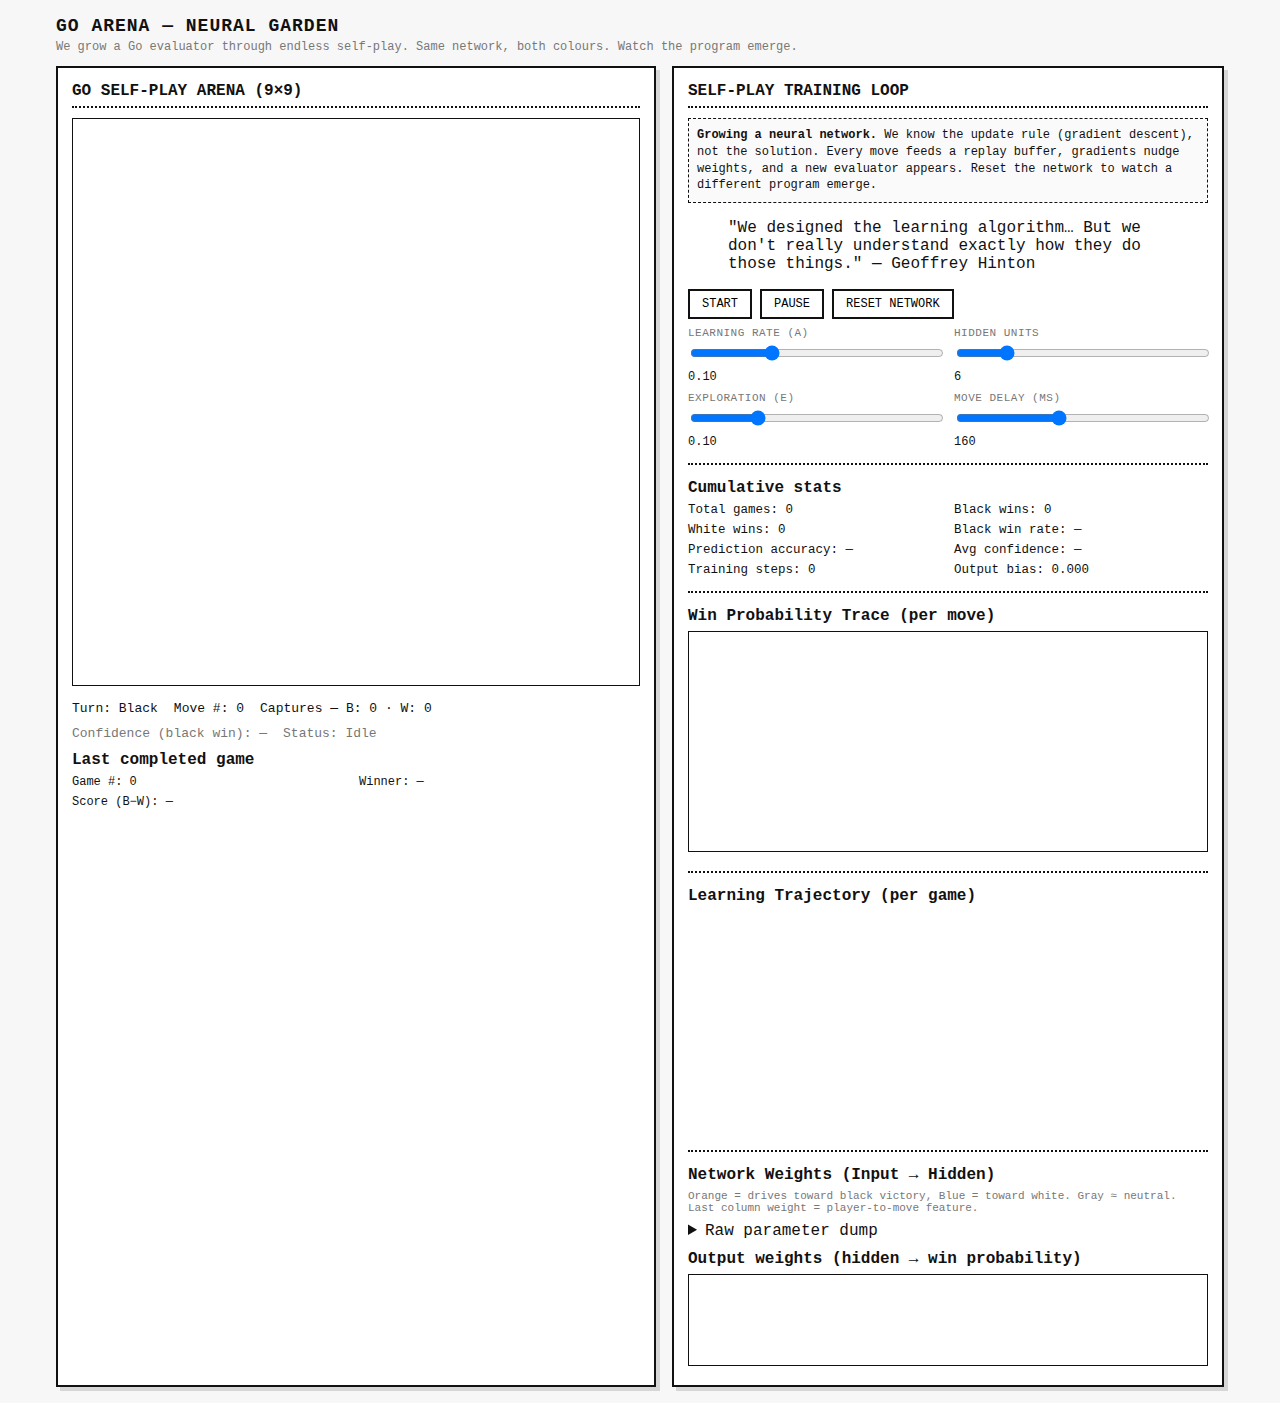
<file: index.html>
<!doctype html>
<html lang="en">
<head>
  <meta charset="utf-8" />
  <meta name="viewport" content="width=device-width, initial-scale=1" />
  <title>Neural Garden: Go Self-Play Lab</title>
  <link rel="stylesheet" href="styles.css" />
</head>
<body>
  <div id="app">
    <header>
      <div class="title">GO ARENA — NEURAL GARDEN</div>
      <div class="subtitle">We grow a Go evaluator through endless self-play. Same network, both colours. Watch the program emerge.</div>
    </header>

    <main class="split">
      <section class="pane left">
        <div class="panel-header">GO SELF-PLAY ARENA (9×9)</div>
        <canvas id="board" width="540" height="540"></canvas>
        <div class="hud">
          <div>Turn: <span id="turnLabel">Black</span></div>
          <div>Move #: <span id="moveCount">0</span></div>
          <div>Captures — B: <span id="capB">0</span> · W: <span id="capW">0</span></div>
        </div>
        <div class="hud secondary">
          <div>Confidence (black win): <span id="confNow">—</span></div>
          <div>Status: <span id="statusText">Idle</span></div>
        </div>

        <div class="panel-sub">Last completed game</div>
        <div class="stats compact">
          <div>Game #: <span id="gameCount">0</span></div>
          <div>Winner: <span id="lastWinner">—</span></div>
          <div>Score (B−W): <span id="lastScore">—</span></div>
        </div>
      </section>

      <section class="pane right">
        <div class="panel-header">SELF-PLAY TRAINING LOOP</div>
        <div class="explain">
          <strong>Growing a neural network.</strong> We know the update rule (gradient descent), not the solution. Every move feeds a replay
          buffer, gradients nudge weights, and a new evaluator appears. Reset the network to watch a different program emerge.
        </div>
        <blockquote>
          "We designed the learning algorithm… But we don't really understand exactly how they do those things." — Geoffrey Hinton
        </blockquote>

        <div class="controls row">
          <button id="startBtn">START</button>
          <button id="pauseBtn">PAUSE</button>
          <button id="resetBtn">RESET NETWORK</button>
        </div>

        <div class="grid-2">
          <div>
            <div class="label">Learning Rate (α)</div>
            <input type="range" id="learningRate" min="0.01" max="0.30" step="0.01" value="0.10" />
            <div class="val" id="learningRateVal">0.10</div>
          </div>
          <div>
            <div class="label">Hidden Units</div>
            <input type="range" id="hiddenUnits" min="2" max="24" step="1" value="6" />
            <div class="val" id="hiddenUnitsVal">6</div>
          </div>
        </div>

        <div class="grid-2">
          <div>
            <div class="label">Exploration (ε)</div>
            <input type="range" id="epsilon" min="0.00" max="0.40" step="0.01" value="0.10" />
            <div class="val" id="epsilonVal">0.10</div>
          </div>
          <div>
            <div class="label">Move Delay (ms)</div>
            <input type="range" id="delayMs" min="0" max="400" step="20" value="160" />
            <div class="val" id="delayMsVal">160</div>
          </div>
        </div>

        <div class="panel-sep"></div>

        <div class="panel-sub">Cumulative stats</div>
        <div class="stats">
          <div>Total games: <span id="totalGames">0</span></div>
          <div>Black wins: <span id="blackWins">0</span></div>
          <div>White wins: <span id="whiteWins">0</span></div>
          <div>Black win rate: <span id="blackWinRate">—</span></div>
          <div>Prediction accuracy: <span id="predAccuracy">—</span></div>
          <div>Avg confidence: <span id="avgConfidence">—</span></div>
          <div>Training steps: <span id="trainingSteps">0</span></div>
          <div>Output bias: <span id="outputBias">0.000</span></div>
        </div>

        <div class="panel-sep"></div>

        <div class="panel-sub">Win Probability Trace (per move)</div>
        <canvas id="trend" width="520" height="220"></canvas>

        <div class="panel-sep"></div>

        <div class="panel-sub">Learning Trajectory (per game)</div>
        <canvas id="history" width="520" height="220"></canvas>

        <div class="panel-sep"></div>

        <div class="panel-sub">Network Weights (Input → Hidden)</div>
        <div class="weights-legend">Orange = drives toward black victory, Blue = toward white. Gray ≈ neutral. Last column weight = player-to-move feature.</div>
        <div id="weightsGrid" class="weights-grid"></div>

        <details class="weights-raw">
          <summary>Raw parameter dump</summary>
          <pre id="weightsRaw">—</pre>
        </details>

        <div class="panel-sub">Output weights (hidden → win probability)</div>
        <canvas id="outputWeights" width="520" height="90"></canvas>
      </section>
    </main>
  </div>

  <script src="go_engine.js"></script>
  <script src="main.js"></script>
</body>
</html>
</file>
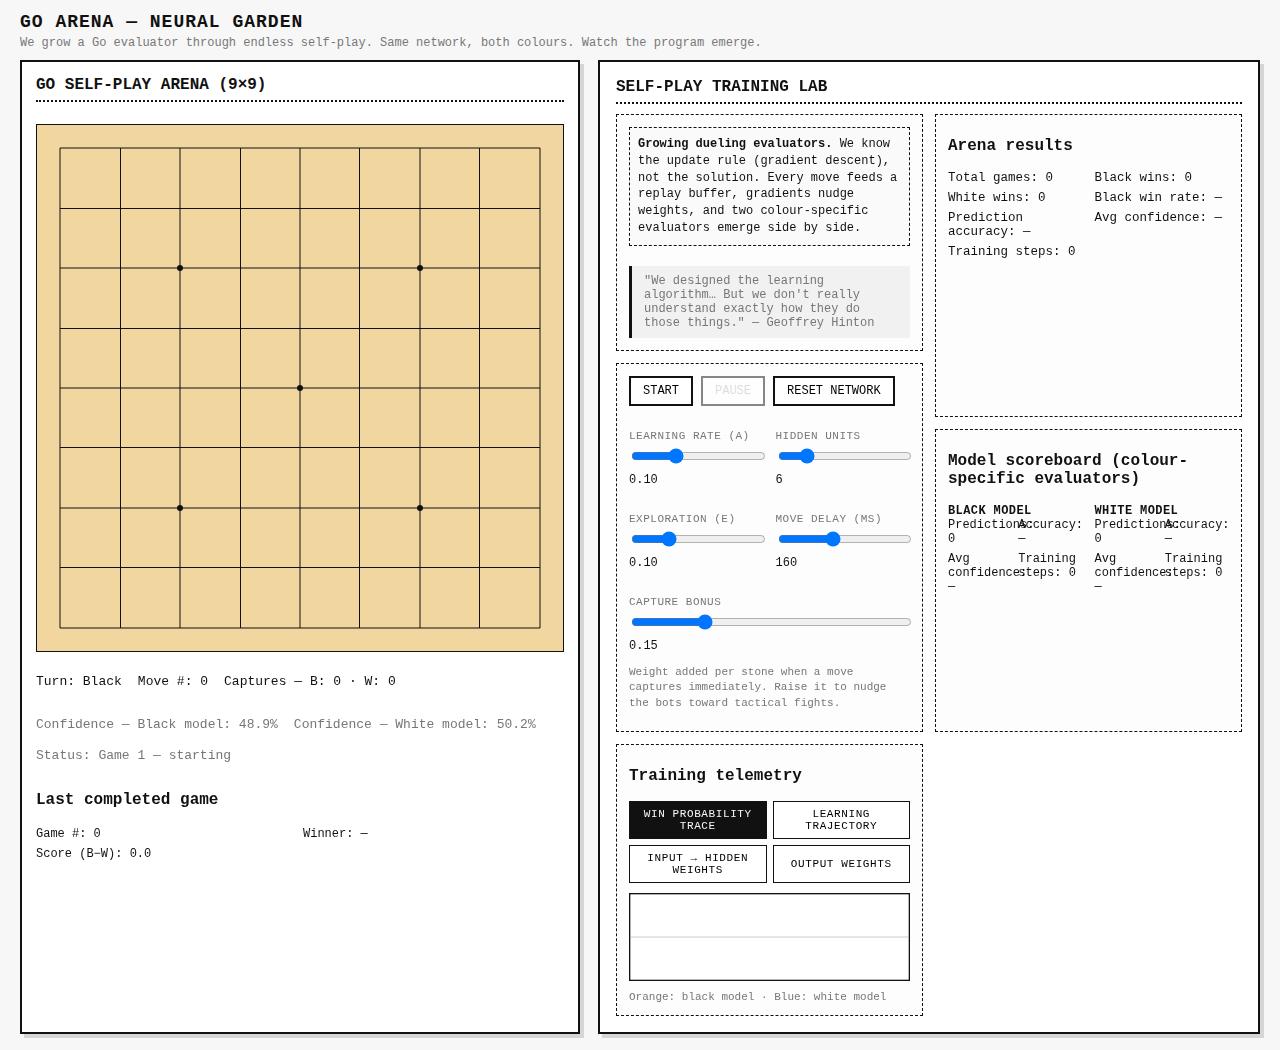
<file: NeuralGo/index.html>
<!doctype html>
<html lang="en">
<head>
  <meta charset="utf-8" />
  <meta name="viewport" content="width=device-width, initial-scale=1" />
  <title>Neural Garden: Go Self-Play Lab</title>
  <link rel="stylesheet" href="styles.css" />
</head>
<body>
  <div id="app">
    <header>
      <div class="title">GO ARENA — NEURAL GARDEN</div>
      <div class="subtitle">We grow a Go evaluator through endless self-play. Same network, both colours. Watch the program emerge.</div>
    </header>

    <main class="split">
      <section class="pane left">
        <div class="panel-header">GO SELF-PLAY ARENA (9×9)</div>
        <canvas id="board" width="540" height="540"></canvas>
        <div class="hud">
          <div>Turn: <span id="turnLabel">Black</span></div>
          <div>Move #: <span id="moveCount">0</span></div>
          <div>Captures — B: <span id="capB">0</span> · W: <span id="capW">0</span></div>
        </div>
        <div class="hud secondary confidence-row">
          <div>Confidence — Black model: <span id="confBlack">—</span></div>
          <div>Confidence — White model: <span id="confWhite">—</span></div>
          <div>Status: <span id="statusText">Idle</span></div>
        </div>

        <div class="panel-sub">Last completed game</div>
        <div class="stats compact">
          <div>Game #: <span id="gameCount">0</span></div>
          <div>Winner: <span id="lastWinner">—</span></div>
          <div>Score (B−W): <span id="lastScore">—</span></div>
        </div>
      </section>

      <section class="pane right training-pane">
        <div class="panel-header">SELF-PLAY TRAINING LAB</div>
        <div class="training-layout">
          <div class="training-column column-setup">
            <div class="panel-card intro-card">
              <div class="explain">
                <strong>Growing dueling evaluators.</strong> We know the update rule (gradient descent), not the solution. Every move feeds a replay
                buffer, gradients nudge weights, and two colour-specific evaluators emerge side by side.
              </div>
              <blockquote>
                "We designed the learning algorithm… But we don't really understand exactly how they do those things." — Geoffrey Hinton
              </blockquote>
            </div>

            <div class="panel-card controls-card">
              <div class="controls row">
                <button id="startBtn">START</button>
                <button id="pauseBtn">PAUSE</button>
                <button id="resetBtn">RESET NETWORK</button>
              </div>

              <div class="grid-2 compact-grid">
                <div>
                  <div class="label">Learning Rate (α)</div>
                  <input type="range" id="learningRate" min="0.01" max="0.30" step="0.01" value="0.10" />
                  <div class="val" id="learningRateVal">0.10</div>
                </div>
                <div>
                  <div class="label">Hidden Units</div>
                  <input type="range" id="hiddenUnits" min="2" max="24" step="1" value="6" />
                  <div class="val" id="hiddenUnitsVal">6</div>
                </div>
              </div>

              <div class="grid-2 compact-grid">
                <div>
                  <div class="label">Exploration (ε)</div>
                  <input type="range" id="epsilon" min="0.00" max="0.40" step="0.01" value="0.10" />
                  <div class="val" id="epsilonVal">0.10</div>
                </div>
                <div>
                  <div class="label">Move Delay (ms)</div>
                  <input type="range" id="delayMs" min="0" max="400" step="20" value="160" />
                  <div class="val" id="delayMsVal">160</div>
                </div>
              </div>

              <div class="grid-2 compact-grid capture-grid">
                <div class="full-span">
                  <div class="label">Capture bonus</div>
                  <input type="range" id="captureBias" min="0.00" max="0.60" step="0.01" value="0.15" />
                  <div class="val" id="captureBiasVal">0.15</div>
                </div>
                <div class="capture-hint full-span">Weight added per stone when a move captures immediately. Raise it to nudge the bots toward tactical fights.</div>
              </div>
            </div>
          </div>

          <div class="training-column column-metrics">
            <div class="panel-card results-card">
              <div class="panel-sub">Arena results</div>
              <div class="stats">
                <div>Total games: <span id="totalGames">0</span></div>
                <div>Black wins: <span id="blackWins">0</span></div>
                <div>White wins: <span id="whiteWins">0</span></div>
                <div>Black win rate: <span id="blackWinRate">—</span></div>
                <div>Prediction accuracy: <span id="predAccuracy">—</span></div>
                <div>Avg confidence: <span id="avgConfidence">—</span></div>
                <div>Training steps: <span id="trainingSteps">0</span></div>
              </div>
            </div>

            <div class="panel-card model-card">
              <div class="panel-sub">Model scoreboard (colour-specific evaluators)</div>
              <div class="model-grid">
                <div class="model-block">
                  <div class="model-title">Black model</div>
                  <div class="stats stats-tight">
                    <div>Predictions: <span id="blackModelPreds">0</span></div>
                    <div>Accuracy: <span id="blackModelAccuracy">—</span></div>
                    <div>Avg confidence: <span id="blackModelAvgConf">—</span></div>
                    <div>Training steps: <span id="blackModelSteps">0</span></div>
                  </div>
                </div>
                <div class="model-block">
                  <div class="model-title">White model</div>
                  <div class="stats stats-tight">
                    <div>Predictions: <span id="whiteModelPreds">0</span></div>
                    <div>Accuracy: <span id="whiteModelAccuracy">—</span></div>
                    <div>Avg confidence: <span id="whiteModelAvgConf">—</span></div>
                    <div>Training steps: <span id="whiteModelSteps">0</span></div>
                  </div>
                </div>
              </div>
            </div>
          </div>

          <div class="training-column column-visuals">
            <div class="panel-card tab-card">
              <div class="panel-sub">Training telemetry</div>
              <div class="tab-buttons">
                <button class="tab-button active" data-tab="trend">Win probability trace</button>
                <button class="tab-button" data-tab="history">Learning trajectory</button>
                <button class="tab-button" data-tab="weights">Input → hidden weights</button>
                <button class="tab-button" data-tab="output">Output weights</button>
              </div>
              <div class="tab-panels">
                <div class="tab-panel active" data-tab="trend">
                  <canvas id="trend" width="520" height="160"></canvas>
                  <div class="chart-hint">Orange: black model · Blue: white model</div>
                </div>
                <div class="tab-panel" data-tab="history">
                  <canvas id="history" width="520" height="170"></canvas>
                </div>
                <div class="tab-panel" data-tab="weights">
                  <div class="weights-legend">Orange = drives toward black victory, Blue = toward white. Gray ≈ neutral. Last column weight = player-to-move feature.</div>
                  <div id="weightsGrid" class="weights-columns"></div>
                  <details class="weights-raw">
                    <summary>Raw parameter dump</summary>
                    <pre id="weightsRaw">—</pre>
                  </details>
                </div>
                <div class="tab-panel" data-tab="output">
                  <div class="output-weights-grid">
                    <div class="output-card">
                      <div class="weights-section-title">Black model</div>
                      <canvas id="outputWeightsBlack" width="220" height="90"></canvas>
                      <div class="weights-bias">Bias: <span id="outputBiasBlack">0.000</span></div>
                    </div>
                    <div class="output-card">
                      <div class="weights-section-title">White model</div>
                      <canvas id="outputWeightsWhite" width="220" height="90"></canvas>
                      <div class="weights-bias">Bias: <span id="outputBiasWhite">0.000</span></div>
                    </div>
                  </div>
                </div>
              </div>
            </div>
          </div>
        </div>
      </section>
    </main>
  </div>

  <script src="go_engine.js"></script>
  <script src="main.js"></script>
</body>
</html>
</file>
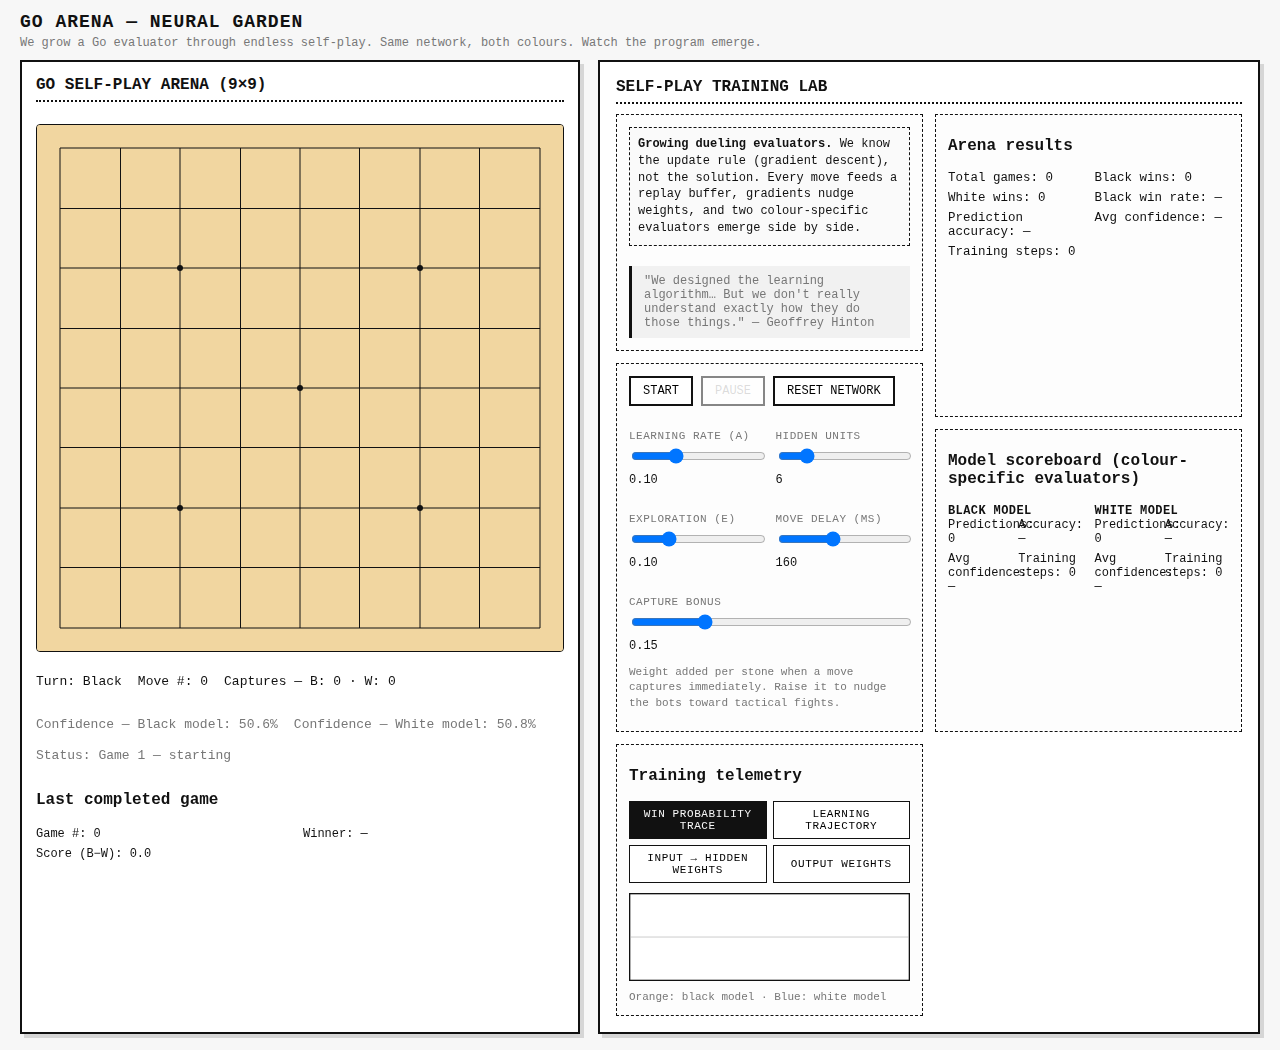
<file: neuralgo/index.html>
<!doctype html>
<html lang="en">
<head>
  <meta charset="utf-8" />
  <meta name="viewport" content="width=device-width, initial-scale=1" />
  <title>Neural Garden: Go Self-Play Lab</title>
  <link rel="stylesheet" href="../shared/ui.css" />
  <link rel="stylesheet" href="styles.css" />
</head>
<body>
  <div id="app">
    <header>
      <div class="title">GO ARENA — NEURAL GARDEN</div>
      <div class="subtitle">We grow a Go evaluator through endless self-play. Same network, both colours. Watch the program emerge.</div>
    </header>

    <main class="split">
      <section class="pane left">
        <div class="panel-header">GO SELF-PLAY ARENA (9×9)</div>
        <canvas id="board" width="540" height="540"></canvas>
        <div class="hud">
          <div>Turn: <span id="turnLabel">Black</span></div>
          <div>Move #: <span id="moveCount">0</span></div>
          <div>Captures — B: <span id="capB">0</span> · W: <span id="capW">0</span></div>
        </div>
        <div class="hud secondary confidence-row">
          <div>Confidence — Black model: <span id="confBlack">—</span></div>
          <div>Confidence — White model: <span id="confWhite">—</span></div>
          <div>Status: <span id="statusText">Idle</span></div>
        </div>

        <div class="panel-sub">Last completed game</div>
        <div class="stats compact">
          <div>Game #: <span id="gameCount">0</span></div>
          <div>Winner: <span id="lastWinner">—</span></div>
          <div>Score (B−W): <span id="lastScore">—</span></div>
        </div>
      </section>

      <section class="pane right training-pane">
        <div class="panel-header">SELF-PLAY TRAINING LAB</div>
        <div class="training-layout">
          <div class="training-column column-setup">
            <div class="panel-card intro-card">
              <div class="explain">
                <strong>Growing dueling evaluators.</strong> We know the update rule (gradient descent), not the solution. Every move feeds a replay
                buffer, gradients nudge weights, and two colour-specific evaluators emerge side by side.
              </div>
              <blockquote>
                "We designed the learning algorithm… But we don't really understand exactly how they do those things." — Geoffrey Hinton
              </blockquote>
            </div>

            <div class="panel-card controls-card">
              <div class="controls row">
                <button id="startBtn">START</button>
                <button id="pauseBtn">PAUSE</button>
                <button id="resetBtn">RESET NETWORK</button>
              </div>

              <div class="grid-2 compact-grid">
                <div>
                  <div class="label">Learning Rate (α)</div>
                  <input type="range" id="learningRate" min="0.01" max="0.30" step="0.01" value="0.10" />
                  <div class="val" id="learningRateVal">0.10</div>
                </div>
                <div>
                  <div class="label">Hidden Units</div>
                  <input type="range" id="hiddenUnits" min="2" max="24" step="1" value="6" />
                  <div class="val" id="hiddenUnitsVal">6</div>
                </div>
              </div>

              <div class="grid-2 compact-grid">
                <div>
                  <div class="label">Exploration (ε)</div>
                  <input type="range" id="epsilon" min="0.00" max="0.40" step="0.01" value="0.10" />
                  <div class="val" id="epsilonVal">0.10</div>
                </div>
                <div>
                  <div class="label">Move Delay (ms)</div>
                  <input type="range" id="delayMs" min="0" max="400" step="20" value="160" />
                  <div class="val" id="delayMsVal">160</div>
                </div>
              </div>

              <div class="grid-2 compact-grid capture-grid">
                <div class="full-span">
                  <div class="label">Capture bonus</div>
                  <input type="range" id="captureBias" min="0.00" max="0.60" step="0.01" value="0.15" />
                  <div class="val" id="captureBiasVal">0.15</div>
                </div>
                <div class="capture-hint full-span">Weight added per stone when a move captures immediately. Raise it to nudge the bots toward tactical fights.</div>
              </div>
            </div>
          </div>

          <div class="training-column column-metrics">
            <div class="panel-card results-card">
              <div class="panel-sub">Arena results</div>
              <div class="stats">
                <div>Total games: <span id="totalGames">0</span></div>
                <div>Black wins: <span id="blackWins">0</span></div>
                <div>White wins: <span id="whiteWins">0</span></div>
                <div>Black win rate: <span id="blackWinRate">—</span></div>
                <div>Prediction accuracy: <span id="predAccuracy">—</span></div>
                <div>Avg confidence: <span id="avgConfidence">—</span></div>
                <div>Training steps: <span id="trainingSteps">0</span></div>
              </div>
            </div>

            <div class="panel-card model-card">
              <div class="panel-sub">Model scoreboard (colour-specific evaluators)</div>
              <div class="model-grid">
                <div class="model-block">
                  <div class="model-title">Black model</div>
                  <div class="stats stats-tight">
                    <div>Predictions: <span id="blackModelPreds">0</span></div>
                    <div>Accuracy: <span id="blackModelAccuracy">—</span></div>
                    <div>Avg confidence: <span id="blackModelAvgConf">—</span></div>
                    <div>Training steps: <span id="blackModelSteps">0</span></div>
                  </div>
                </div>
                <div class="model-block">
                  <div class="model-title">White model</div>
                  <div class="stats stats-tight">
                    <div>Predictions: <span id="whiteModelPreds">0</span></div>
                    <div>Accuracy: <span id="whiteModelAccuracy">—</span></div>
                    <div>Avg confidence: <span id="whiteModelAvgConf">—</span></div>
                    <div>Training steps: <span id="whiteModelSteps">0</span></div>
                  </div>
                </div>
              </div>
            </div>
          </div>

          <div class="training-column column-visuals">
            <div class="panel-card tab-card">
              <div class="panel-sub">Training telemetry</div>
              <div class="tab-buttons">
                <button class="tab-button active" data-tab="trend">Win probability trace</button>
                <button class="tab-button" data-tab="history">Learning trajectory</button>
                <button class="tab-button" data-tab="weights">Input → hidden weights</button>
                <button class="tab-button" data-tab="output">Output weights</button>
              </div>
              <div class="tab-panels">
                <div class="tab-panel active" data-tab="trend">
                  <canvas id="trend" width="520" height="160"></canvas>
                  <div class="chart-hint">Orange: black model · Blue: white model</div>
                </div>
                <div class="tab-panel" data-tab="history">
                  <canvas id="history" width="520" height="170"></canvas>
                </div>
                <div class="tab-panel" data-tab="weights">
                  <div class="weights-legend">Orange = drives toward black victory, Blue = toward white. Gray ≈ neutral. Last column weight = player-to-move feature.</div>
                  <div id="weightsGrid" class="weights-columns"></div>
                  <details class="weights-raw">
                    <summary>Raw parameter dump</summary>
                    <pre id="weightsRaw">—</pre>
                  </details>
                </div>
                <div class="tab-panel" data-tab="output">
                  <div class="output-weights-grid">
                    <div class="output-card">
                      <div class="weights-section-title">Black model</div>
                      <canvas id="outputWeightsBlack" width="220" height="90"></canvas>
                      <div class="weights-bias">Bias: <span id="outputBiasBlack">0.000</span></div>
                    </div>
                    <div class="output-card">
                      <div class="weights-section-title">White model</div>
                      <canvas id="outputWeightsWhite" width="220" height="90"></canvas>
                      <div class="weights-bias">Bias: <span id="outputBiasWhite">0.000</span></div>
                    </div>
                  </div>
                </div>
              </div>
            </div>
          </div>
        </div>
      </section>
    </main>
  </div>

  <script src="go_engine.js"></script>
  <script src="../shared/ui.js"></script>
  <script src="main.js"></script>
</body>
</html>
</file>
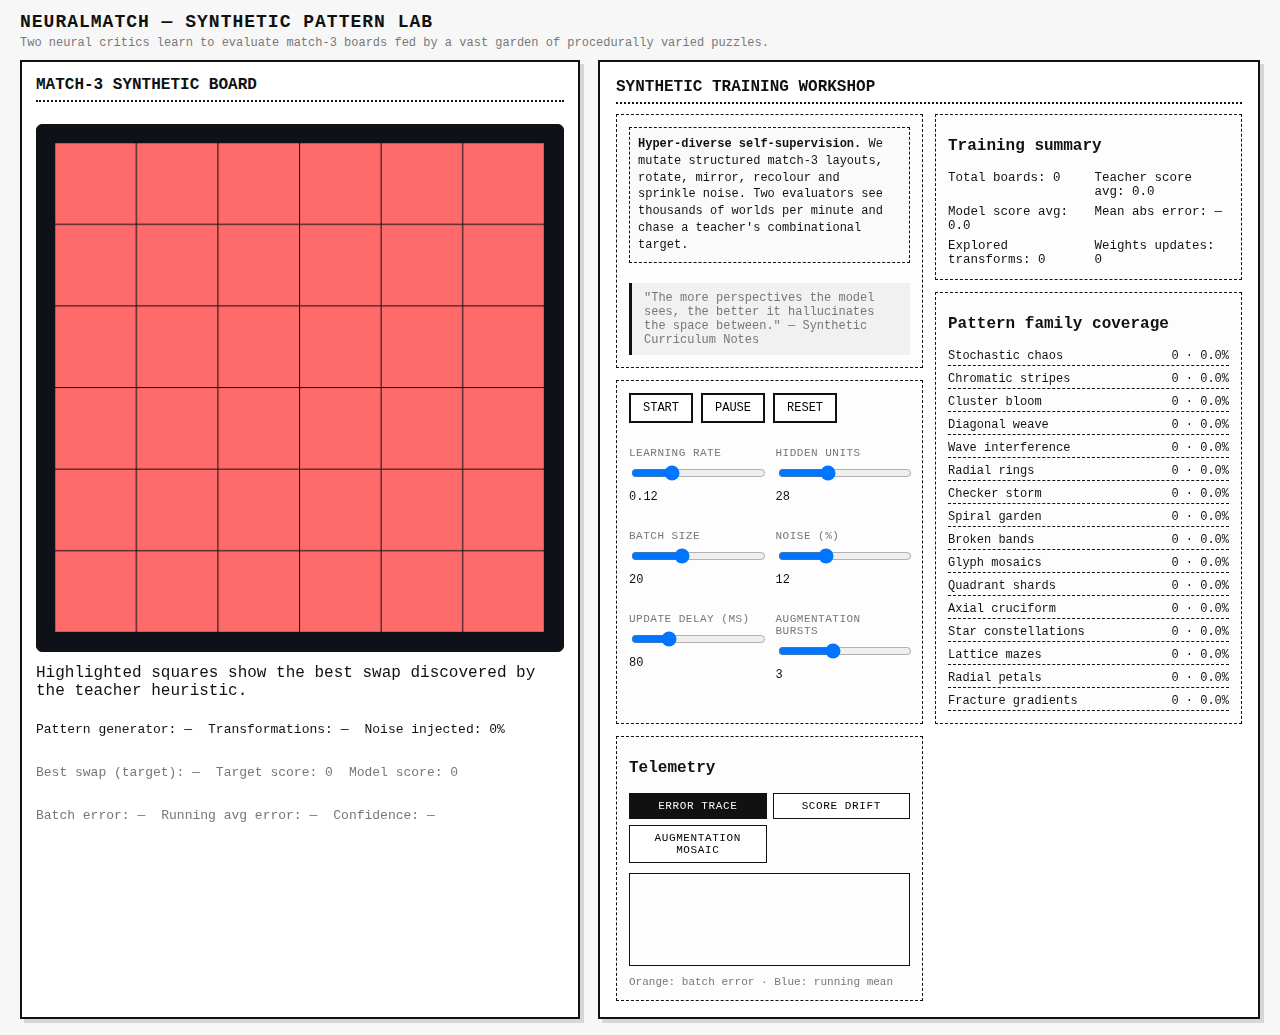
<file: NeuralMatch/index.html>
<!doctype html>
<html lang="en">
<head>
  <meta charset="utf-8" />
  <meta name="viewport" content="width=device-width, initial-scale=1" />
  <title>NeuralMatch — Synthetic Pattern Duel</title>
  <link rel="stylesheet" href="../shared/ui.css" />
  <link rel="stylesheet" href="styles.css" />
</head>
<body>
  <div id="app">
    <header>
      <div class="title">NEURALMATCH — SYNTHETIC PATTERN LAB</div>
      <div class="subtitle">Two neural critics learn to evaluate match-3 boards fed by a vast garden of procedurally varied puzzles.</div>
    </header>

    <main class="split">
      <section class="pane left">
        <div class="panel-header">MATCH-3 SYNTHETIC BOARD</div>
        <canvas id="matchBoard" width="520" height="520"></canvas>
        <div class="board-legend">Highlighted squares show the best swap discovered by the teacher heuristic.</div>
        <div class="hud">
          <div>Pattern generator: <span id="patternName">—</span></div>
          <div>Transformations: <span id="patternTransforms">—</span></div>
          <div>Noise injected: <span id="patternNoise">0%</span></div>
        </div>
        <div class="hud secondary">
          <div>Best swap (target): <span id="bestSwap">—</span></div>
          <div>Target score: <span id="targetScore">0</span></div>
          <div>Model score: <span id="modelScore">0</span></div>
        </div>
        <div class="hud secondary">
          <div>Batch error: <span id="batchError">—</span></div>
          <div>Running avg error: <span id="avgError">—</span></div>
          <div>Confidence: <span id="confidence">—</span></div>
        </div>
      </section>

      <section class="pane right training-pane">
        <div class="panel-header">SYNTHETIC TRAINING WORKSHOP</div>
        <div class="training-layout">
          <div class="training-column column-setup">
            <div class="panel-card intro-card">
              <div class="explain">
                <strong>Hyper-diverse self-supervision.</strong> We mutate structured match-3 layouts, rotate, mirror, recolour and sprinkle noise.
                Two evaluators see thousands of worlds per minute and chase a teacher's combinational target.
              </div>
              <blockquote>
                "The more perspectives the model sees, the better it hallucinates the space between." — Synthetic Curriculum Notes
              </blockquote>
            </div>

            <div class="panel-card controls-card">
              <div class="controls row">
                <button id="startBtn">START</button>
                <button id="pauseBtn">PAUSE</button>
                <button id="resetBtn">RESET</button>
              </div>

              <div class="grid-2 compact-grid">
                <div>
                  <div class="label">Learning rate</div>
                  <input type="range" id="learningRate" min="0.01" max="0.4" step="0.01" value="0.12" />
                  <div class="val" id="learningRateVal">0.12</div>
                </div>
                <div>
                  <div class="label">Hidden units</div>
                  <input type="range" id="hiddenUnits" min="8" max="64" step="1" value="28" />
                  <div class="val" id="hiddenUnitsVal">28</div>
                </div>
              </div>

              <div class="grid-2 compact-grid">
                <div>
                  <div class="label">Batch size</div>
                  <input type="range" id="batchSize" min="4" max="48" step="1" value="20" />
                  <div class="val" id="batchSizeVal">20</div>
                </div>
                <div>
                  <div class="label">Noise (%)</div>
                  <input type="range" id="noise" min="0" max="35" step="1" value="12" />
                  <div class="val" id="noiseVal">12</div>
                </div>
              </div>

              <div class="grid-2 compact-grid">
                <div>
                  <div class="label">Update delay (ms)</div>
                  <input type="range" id="delayMs" min="0" max="320" step="20" value="80" />
                  <div class="val" id="delayMsVal">80</div>
                </div>
                <div>
                  <div class="label">Augmentation bursts</div>
                  <input type="range" id="burstFactor" min="1" max="6" step="1" value="3" />
                  <div class="val" id="burstFactorVal">3</div>
                </div>
              </div>
            </div>
          </div>

          <div class="training-column column-metrics">
            <div class="panel-card results-card">
              <div class="panel-sub">Training summary</div>
              <div class="stats">
                <div>Total boards: <span id="totalBoards">0</span></div>
                <div>Teacher score avg: <span id="teacherAvg">0.0</span></div>
                <div>Model score avg: <span id="modelAvg">0.0</span></div>
                <div>Mean abs error: <span id="mae">—</span></div>
                <div>Explored transforms: <span id="transformCount">0</span></div>
                <div>Weights updates: <span id="weightUpdates">0</span></div>
              </div>
            </div>

            <div class="panel-card model-card">
              <div class="panel-sub">Pattern family coverage</div>
              <ul class="pattern-list" id="patternList"></ul>
            </div>
          </div>

          <div class="training-column column-visuals">
            <div class="panel-card tab-card">
              <div class="panel-sub">Telemetry</div>
              <div class="tab-buttons">
                <button class="tab-button active" data-tab="errorTrace">Error trace</button>
                <button class="tab-button" data-tab="scoreTrace">Score drift</button>
                <button class="tab-button" data-tab="diversity">Augmentation mosaic</button>
              </div>
              <div class="tab-panels">
                <div class="tab-panel active" data-tab="errorTrace">
                  <canvas id="errorCanvas" width="520" height="170"></canvas>
                  <div class="chart-hint">Orange: batch error · Blue: running mean</div>
                </div>
                <div class="tab-panel" data-tab="scoreTrace">
                  <canvas id="scoreCanvas" width="520" height="170"></canvas>
                </div>
                <div class="tab-panel" data-tab="diversity">
                  <canvas id="diversityCanvas" width="520" height="170"></canvas>
                  <div class="chart-hint">Heatmap of pattern family utilisation across recent batches.</div>
                </div>
              </div>
            </div>
          </div>
        </div>
      </section>
    </main>
  </div>

  <script src="../shared/ui.js"></script>
  <script src="main.js"></script>
</body>
</html>
</file>
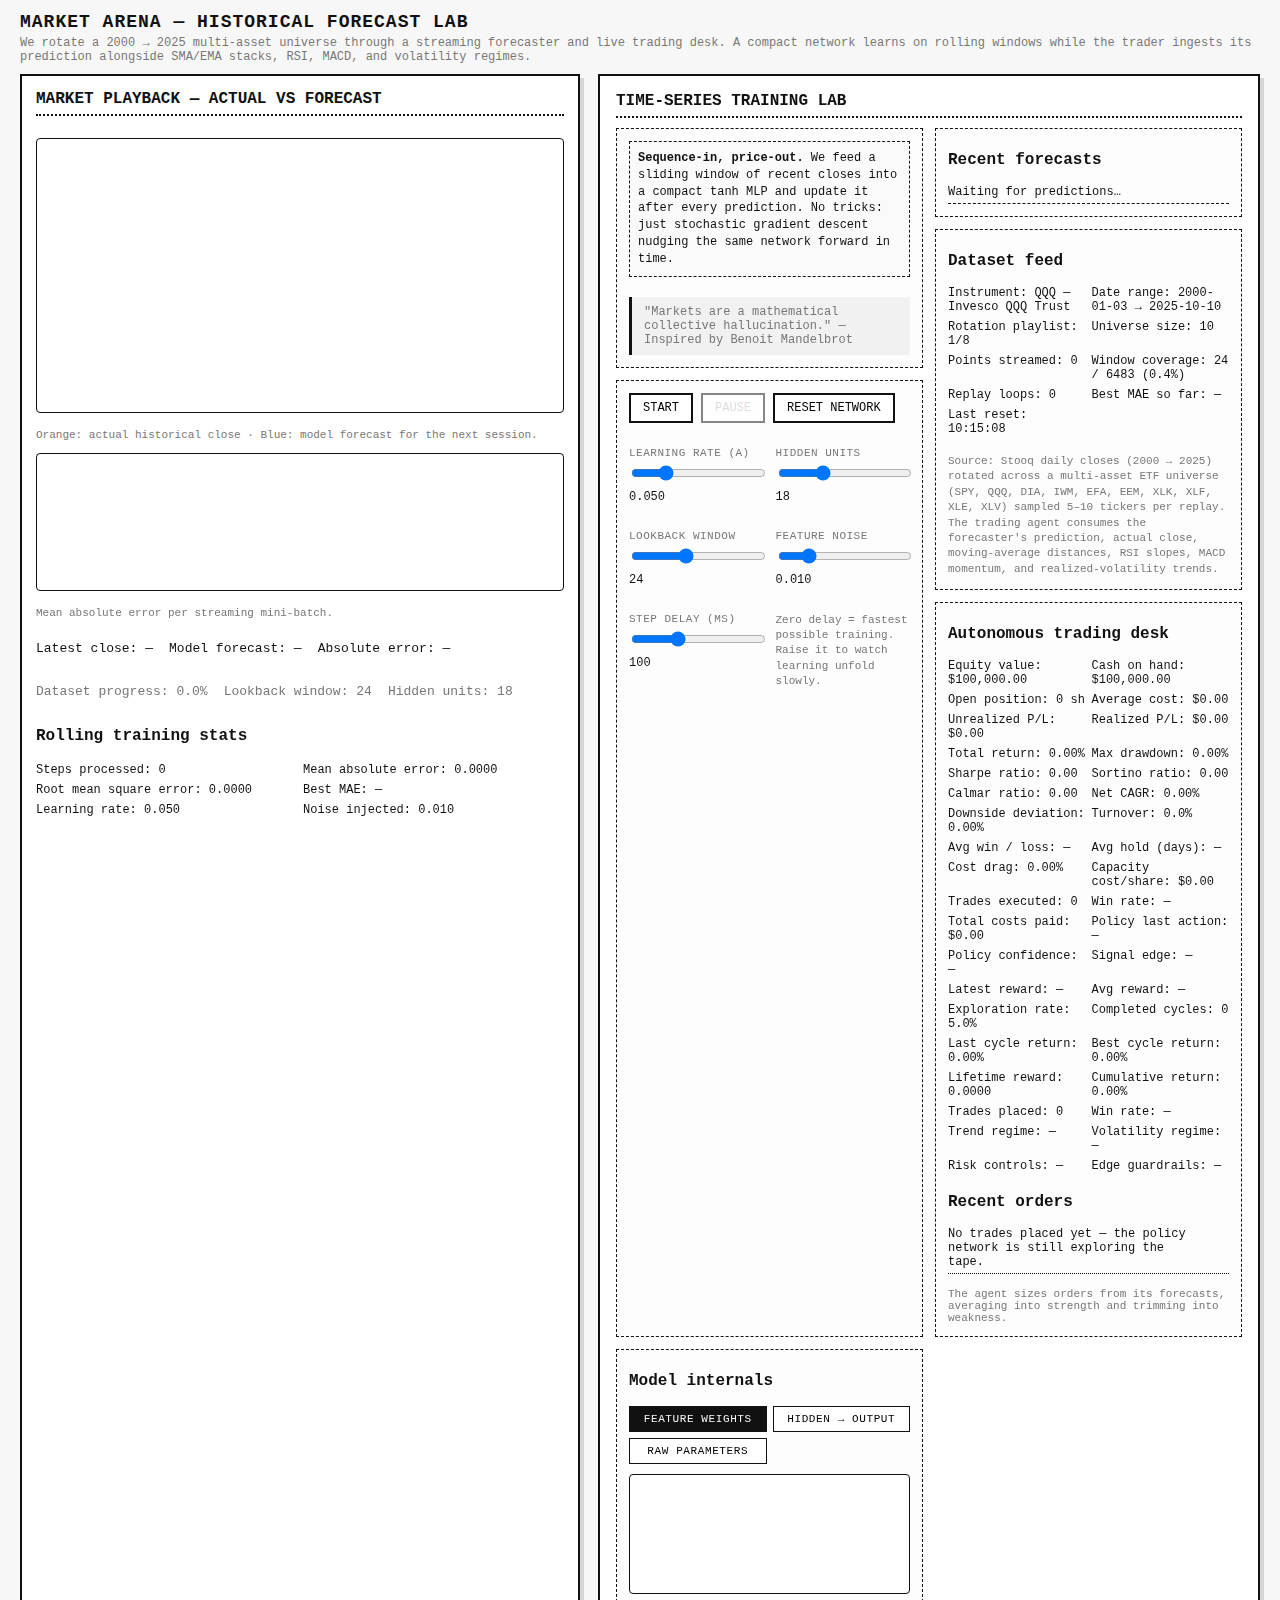
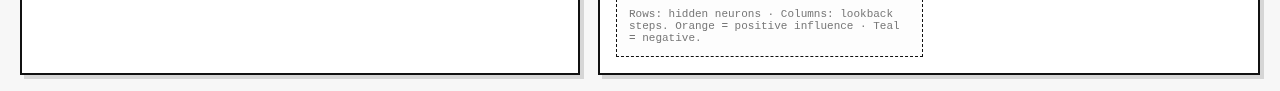
<file: NeuralStocks/index.html>
<!doctype html>
<html lang="en">
<head>
  <meta charset="utf-8" />
  <meta name="viewport" content="width=device-width, initial-scale=1" />
  <title>Neural Garden: Market Forecaster Lab</title>
  <link rel="icon" type="image/svg+xml" href="favicon.svg" />
  <link rel="stylesheet" href="../shared/ui.css" />
  <link rel="stylesheet" href="styles.css" />
</head>
<body>
  <div id="app">
    <header>
      <div class="title">MARKET ARENA — HISTORICAL FORECAST LAB</div>
      <div class="subtitle">We rotate a 2000 → 2025 multi-asset universe through a streaming forecaster and live trading desk. A compact network learns on rolling windows while the trader ingests its prediction alongside SMA/EMA stacks, RSI, MACD, and volatility regimes.</div>
    </header>

    <main class="split">
      <section class="pane left">
        <div class="panel-header">MARKET PLAYBACK — ACTUAL VS FORECAST</div>
        <canvas id="priceChart" width="540" height="280"></canvas>
        <div class="chart-hint">Orange: actual historical close · Blue: model forecast for the next session.</div>
        <canvas id="errorChart" width="540" height="140"></canvas>
        <div class="chart-hint">Mean absolute error per streaming mini-batch.</div>

        <div class="hud">
          <div>Latest close: <span id="latestActual">—</span></div>
          <div>Model forecast: <span id="latestPred">—</span></div>
          <div>Absolute error: <span id="latestError">—</span></div>
        </div>
        <div class="hud secondary">
          <div>Dataset progress: <span id="datasetProgress">—</span></div>
          <div>Lookback window: <span id="windowSizeLabel">—</span></div>
          <div>Hidden units: <span id="hiddenUnitsLabel">—</span></div>
        </div>

        <div class="panel-sub">Rolling training stats</div>
        <div class="stats compact">
          <div>Steps processed: <span id="stepCount">0</span></div>
          <div>Mean absolute error: <span id="mae">—</span></div>
          <div>Root mean square error: <span id="rmse">—</span></div>
          <div>Best MAE: <span id="bestMae">—</span></div>
          <div>Learning rate: <span id="lrLabel">—</span></div>
          <div>Noise injected: <span id="noiseLabel">—</span></div>
        </div>
      </section>

      <section class="pane right training-pane">
        <div class="panel-header">TIME-SERIES TRAINING LAB</div>
        <div class="training-layout">
          <div class="training-column column-setup">
            <div class="panel-card intro-card">
              <div class="explain">
                <strong>Sequence-in, price-out.</strong> We feed a sliding window of recent closes into a compact tanh MLP and update it after every prediction. No tricks: just stochastic gradient descent nudging the same network forward in time.
              </div>
              <blockquote>
                "Markets are a mathematical collective hallucination." — Inspired by Benoit Mandelbrot
              </blockquote>
            </div>

            <div class="panel-card controls-card">
              <div class="controls row">
                <button id="startBtn">START</button>
                <button id="pauseBtn" disabled>PAUSE</button>
                <button id="resetBtn">RESET NETWORK</button>
              </div>

              <div class="grid-2 compact-grid">
                <div>
                  <div class="label">Learning rate (α)</div>
                  <input type="range" id="learningRate" min="0.005" max="0.200" step="0.005" value="0.050" />
                  <div class="val" id="learningRateVal">0.050</div>
                </div>
                <div>
                  <div class="label">Hidden units</div>
                  <input type="range" id="hiddenUnits" min="4" max="48" step="1" value="18" />
                  <div class="val" id="hiddenUnitsVal">18</div>
                </div>
              </div>

              <div class="grid-2 compact-grid">
                <div>
                  <div class="label">Lookback window</div>
                  <input type="range" id="windowSize" min="8" max="48" step="1" value="24" />
                  <div class="val" id="windowSizeVal">24</div>
                </div>
                <div>
                  <div class="label">Feature noise</div>
                  <input type="range" id="noise" min="0.000" max="0.050" step="0.001" value="0.010" />
                  <div class="val" id="noiseVal">0.010</div>
                </div>
              </div>

              <div class="grid-2 compact-grid">
                <div>
                  <div class="label">Step delay (ms)</div>
                  <input type="range" id="delayMs" min="0" max="300" step="20" value="100" />
                  <div class="val" id="delayMsVal">100</div>
                </div>
                <div class="hint-block">Zero delay = fastest possible training. Raise it to watch learning unfold slowly.</div>
              </div>
            </div>
          </div>

          <div class="training-column column-metrics">
            <div class="panel-card results-card">
              <div class="panel-sub">Recent forecasts</div>
              <ul id="recentList" class="recent-list"></ul>
            </div>

            <div class="panel-card data-card">
              <div class="panel-sub">Dataset feed</div>
              <div class="stats stats-tight">
                <div>Instrument: <span id="instrumentLabel">—</span></div>
                <div>Date range: <span id="datasetDateRange">—</span></div>
                <div>Rotation playlist: <span id="datasetPlaylist">—</span></div>
                <div>Universe size: <span id="datasetUniverse">—</span></div>
                <div>Points streamed: <span id="pointsStreamed">0</span></div>
                <div>Window coverage: <span id="windowCoverage">—</span></div>
                <div>Replay loops: <span id="loopCount">0</span></div>
                <div>Best MAE so far: <span id="bestMaeSecondary">—</span></div>
                <div>Last reset: <span id="lastReset">—</span></div>
              </div>
              <div class="dataset-note">Source: Stooq daily closes (2000 → 2025) rotated across a multi-asset ETF universe (SPY, QQQ, DIA, IWM, EFA, EEM, XLK, XLF, XLE, XLV) sampled 5–10 tickers per replay. The trading agent consumes the forecaster's prediction, actual close, moving-average distances, RSI slopes, MACD momentum, and realized-volatility trends.</div>
            </div>

            <div class="panel-card trading-card">
              <div class="panel-sub">Autonomous trading desk</div>
              <div class="stats stats-tight trading-stats">
                <div>Equity value: <span id="portfolioEquity">—</span></div>
                <div>Cash on hand: <span id="portfolioCash">—</span></div>
                <div>Open position: <span id="portfolioPosition">—</span></div>
                <div>Average cost: <span id="portfolioAvgCost">—</span></div>
                <div>Unrealized P/L: <span id="portfolioUnrealized">—</span></div>
                <div>Realized P/L: <span id="portfolioRealized">—</span></div>
                <div>Total return: <span id="portfolioReturn">—</span></div>
                <div>Max drawdown: <span id="portfolioDrawdown">—</span></div>
                <div>Sharpe ratio: <span id="portfolioSharpe">—</span></div>
                <div>Sortino ratio: <span id="portfolioSortino">—</span></div>
                <div>Calmar ratio: <span id="portfolioCalmar">—</span></div>
                <div>Net CAGR: <span id="portfolioCagr">—</span></div>
                <div>Downside deviation: <span id="portfolioDownside">—</span></div>
                <div>Turnover: <span id="portfolioTurnover">—</span></div>
                <div>Avg win / loss: <span id="portfolioAvgWinLoss">—</span></div>
                <div>Avg hold (days): <span id="portfolioAvgHold">—</span></div>
                <div>Cost drag: <span id="portfolioCostDrag">—</span></div>
                <div>Capacity cost/share: <span id="portfolioCapacity">—</span></div>
                <div>Trades executed: <span id="portfolioTradeCount">—</span></div>
                <div>Win rate: <span id="portfolioWinRate">—</span></div>
                <div>Total costs paid: <span id="portfolioCostsPaid">—</span></div>
                <div>Policy last action: <span id="tradingLastAction" class="policy-metric">—</span></div>
                <div>Policy confidence: <span id="tradingConfidence" class="policy-metric">—</span></div>
                <div>Signal edge: <span id="tradingEdge" class="policy-metric">—</span></div>
                <div>Latest reward: <span id="tradingLastReward" class="policy-metric">—</span></div>
                <div>Avg reward: <span id="tradingAvgReward" class="policy-metric">—</span></div>
                <div>Exploration rate: <span id="tradingExploration" class="policy-metric">—</span></div>
                <div>Completed cycles: <span id="tradingCycleCount" class="policy-metric">—</span></div>
                <div>Last cycle return: <span id="tradingLastCycle" class="policy-metric">—</span></div>
                <div>Best cycle return: <span id="tradingBestCycle" class="policy-metric">—</span></div>
                <div>Lifetime reward: <span id="tradingLifetimeReward" class="policy-metric">—</span></div>
                <div>Cumulative return: <span id="tradingCumulativeReturn" class="policy-metric">—</span></div>
                <div>Trades placed: <span id="tradingTradeCount" class="policy-metric">—</span></div>
                <div>Win rate: <span id="tradingWinRate" class="policy-metric">—</span></div>
                <div>Trend regime: <span id="tradingRegime" class="policy-metric">—</span></div>
                <div>Volatility regime: <span id="tradingVolatility" class="policy-metric">—</span></div>
                <div>Risk controls: <span id="tradingRisk" class="policy-metric">—</span></div>
                <div>Edge guardrails: <span id="tradingThreshold" class="policy-metric">—</span></div>
              </div>
              <div class="panel-sub secondary">Recent orders</div>
              <ul id="tradeLog" class="trade-log"></ul>
              <div class="chart-hint">The agent sizes orders from its forecasts, averaging into strength and trimming into weakness.</div>
            </div>
          </div>

          <div class="training-column column-visuals">
            <div class="panel-card tab-card">
              <div class="panel-sub">Model internals</div>
              <div class="tab-buttons">
                <button class="tab-button active" data-tab="weights">Feature weights</button>
                <button class="tab-button" data-tab="output">Hidden → output</button>
                <button class="tab-button" data-tab="raw">Raw parameters</button>
              </div>
              <div class="tab-panels">
                <div class="tab-panel active" data-tab="weights">
                  <canvas id="weightsCanvas" width="520" height="220"></canvas>
                  <div class="chart-hint">Rows: hidden neurons · Columns: lookback steps. Orange = positive influence · Teal = negative.</div>
                </div>
                <div class="tab-panel" data-tab="output">
                  <canvas id="outputCanvas" width="520" height="120"></canvas>
                  <div class="chart-hint">Contribution of each hidden neuron on the final price prediction.</div>
                </div>
                <div class="tab-panel" data-tab="raw">
                  <details class="weights-raw">
                    <summary>Inspect raw weight tensors</summary>
                    <pre id="weightsRaw">—</pre>
                  </details>
                </div>
              </div>
            </div>
          </div>
        </div>
      </section>
    </main>
  </div>

  <script src="../shared/ui.js"></script>
  <script type="module" src="main.js"></script>
</body>
</html>
</file>
<file: styles.css>
/* Neural Garden Go UI — inspired by SGD.fyi */
:root {
  --bg: #f7f7f7;
  --fg: #111;
  --accent: #111;
  --muted: #777;
  --border: #111;
  --mono: ui-monospace, SFMono-Regular, Menlo, Monaco, Consolas, "Liberation Mono", "Courier New", monospace;
}

* { box-sizing: border-box; }
html, body { height: 100%; }
body {
  margin: 0;
  font-family: var(--mono);
  background: var(--bg);
  color: var(--fg);
}

#app { max-width: 1200px; margin: 0 auto; padding: 16px; }
header { margin-bottom: 12px; }
.title { font-weight: 800; letter-spacing: 1px; font-size: 18px; }
.subtitle { color: var(--muted); font-size: 12px; margin-top: 4px; }

.split {
  display: grid;
  grid-template-columns: 1.15fr 0.85fr;
  gap: 16px;
}

.pane {
  background: white;
  border: 2px solid var(--border);
  padding: 14px;
  box-shadow: 4px 4px 0 #0002;
  min-height: 680px;
}

.panel-header {
  border-bottom: 2px dotted var(--border);
  padding-bottom: 6px;
  margin-bottom: 10px;
  font-weight: 700;
}

.panel-sep {
  border-top: 2px dotted var(--border);
  margin: 14px 0;
}

.panel-sub { font-weight: 700; margin: 10px 0 6px; }

.hud {
  display: flex;
  gap: 16px;
  margin: 10px 0 6px;
  font-size: 13px;
  flex-wrap: wrap;
}
.hud.secondary { color: var(--muted); }

.controls { display: flex; gap: 8px; flex-wrap: wrap; margin: 10px 0 6px; }
.controls.row { align-items: center; }

button {
  border: 2px solid var(--border);
  background: white;
  font-family: var(--mono);
  padding: 6px 12px;
  cursor: pointer;
  font-size: 12px;
}
button:active { transform: translate(1px, 1px); }
button:disabled {
  opacity: 0.5;
  cursor: not-allowed;
}

.grid-2 { display: grid; grid-template-columns: 1fr 1fr; gap: 12px; margin: 8px 0; }

.label { font-size: 11px; text-transform: uppercase; letter-spacing: 0.5px; color: var(--muted); margin-bottom: 4px; }
.val { font-size: 12px; margin-top: 4px; }

input[type="range"] { width: 100%; }

.explain {
  font-size: 12px;
  color: var(--fg);
  background: #fafafa;
  border: 1px dashed var(--border);
  padding: 8px;
  line-height: 1.4;
}

.stats {
  display: grid;
  grid-template-columns: repeat(2, minmax(0, 1fr));
  gap: 6px 12px;
  font-size: 12.5px;
}
.stats.compact { font-size: 12px; gap: 6px; }

#board {
  width: 100%;
  background: #fff;
  border: 1px solid #111;
  image-rendering: pixelated;
}

#trend, #outputWeights {
  width: 100%;
  background: #fff;
  border: 1px solid #111;
}

.weights-grid {
  display: grid;
  grid-template-columns: repeat(auto-fit, minmax(120px, 1fr));
  gap: 12px;
}

.weight-unit {
  display: flex;
  flex-direction: column;
  gap: 4px;
}

.weight-unit canvas {
  width: 100%;
  background: #fff;
  border: 1px solid #111;
  image-rendering: pixelated;
}

.weight-caption {
  font-size: 11px;
  color: var(--muted);
  line-height: 1.3;
}

.weights-legend {
  font-size: 11px;
  color: var(--muted);
  margin-bottom: 8px;
}

@media (max-width: 1024px) {
  .split {
    grid-template-columns: 1fr;
  }
  .pane { min-height: auto; }
}
</file>
<file: NeuralGo/styles.css>
/* Neural Garden Go UI — inspired by SGD.fyi */
:root {
  --bg: #f7f7f7;
  --fg: #111;
  --accent: #111;
  --muted: #777;
  --border: #111;
  --mono: ui-monospace, SFMono-Regular, Menlo, Monaco, Consolas, "Liberation Mono", "Courier New", monospace;
}

* { box-sizing: border-box; }
html, body { height: 100%; }
body {
  margin: 0;
  font-family: var(--mono);
  background: var(--bg);
  color: var(--fg);
  overflow: hidden;
}

#app {
  width: 100%;
  max-width: none;
  margin: 0 auto;
  padding: 12px 20px 16px;
  min-height: 100vh;
  display: flex;
  flex-direction: column;
}
header { margin-bottom: 10px; }
.title { font-weight: 800; letter-spacing: 1px; font-size: 18px; }
.subtitle { color: var(--muted); font-size: 12px; margin-top: 4px; }

.split {
  flex: 1;
  display: grid;
  grid-template-columns: minmax(520px, 560px) 1fr;
  gap: 18px;
  align-items: stretch;
  min-height: 0;
}

.pane {
  background: white;
  border: 2px solid var(--border);
  padding: 14px;
  box-shadow: 4px 4px 0 #0002;
  display: flex;
  flex-direction: column;
  min-height: 0;
}
.pane.left { gap: 12px; }
.pane.right { overflow: hidden; }

.panel-header {
  border-bottom: 2px dotted var(--border);
  padding-bottom: 6px;
  margin-bottom: 10px;
  font-weight: 700;
}

.confidence-row { gap: 12px; }
.confidence-row div { white-space: nowrap; }

.panel-sep {
  border-top: 2px dotted var(--border);
  margin: 14px 0;
}

.panel-sub { font-weight: 700; margin: 10px 0 6px; }

.hud {
  display: flex;
  gap: 16px;
  margin: 10px 0 6px;
  font-size: 13px;
  flex-wrap: wrap;
}
.hud.secondary { color: var(--muted); }

.controls { display: flex; gap: 8px; flex-wrap: wrap; margin: 10px 0 6px; }
.controls.row { align-items: center; }

.training-pane { padding: 16px; }

.training-layout {
  display: grid;
  grid-template-columns: repeat(3, minmax(0, 1fr));
  gap: 12px;
  flex: 1;
  min-height: 0;
}

.training-column {
  display: flex;
  flex-direction: column;
  gap: 12px;
  min-height: 0;
}

.training-column .panel-card {
  flex: 1;
}

.column-setup .intro-card {
  flex: 0 0 auto;
}

.column-setup .controls-card {
  flex: 1;
}

.column-visuals .tab-card {
  flex: 1;
}

.panel-card {
  border: 1px dashed var(--border);
  padding: 12px;
  background: #fdfdfd;
  display: flex;
  flex-direction: column;
  gap: 10px;
}

.panel-card .controls { margin-top: 0; }

.card-wide { grid-column: 1 / -1; }

.intro-card blockquote { margin-bottom: 0; }

.compact-grid { margin: 0; }

button {
  border: 2px solid var(--border);
  background: white;
  font-family: var(--mono);
  padding: 6px 12px;
  cursor: pointer;
  font-size: 12px;
}
button:active { transform: translate(1px, 1px); }
button:disabled {
  opacity: 0.5;
  cursor: not-allowed;
}

.grid-2 { display: grid; grid-template-columns: 1fr 1fr; gap: 12px; margin: 8px 0; }
.full-span { grid-column: 1 / -1; }
.capture-hint {
  font-size: 11px;
  color: var(--muted);
  line-height: 1.4;
}

.label { font-size: 11px; text-transform: uppercase; letter-spacing: 0.5px; color: var(--muted); margin-bottom: 4px; }
.val { font-size: 12px; margin-top: 4px; }

input[type="range"] { width: 100%; }

.explain {
  font-size: 12px;
  color: var(--fg);
  background: #fafafa;
  border: 1px dashed var(--border);
  padding: 8px;
  line-height: 1.4;
}

blockquote {
  margin: 10px 0 0;
  padding: 8px 12px;
  border-left: 3px solid var(--border);
  background: #f1f1f1;
  font-size: 12px;
  color: var(--muted);
}

.stats {
  display: grid;
  grid-template-columns: repeat(2, minmax(0, 1fr));
  gap: 6px 12px;
  font-size: 12.5px;
}
.stats.compact { font-size: 12px; gap: 6px; }
.stats-tight { gap: 6px; font-size: 12px; }

.model-grid {
  display: grid;
  grid-template-columns: repeat(2, minmax(0, 1fr));
  gap: 12px;
}

.model-title {
  font-size: 12px;
  font-weight: 700;
  letter-spacing: 0.4px;
  text-transform: uppercase;
  color: var(--accent);
}

#board {
  width: 100%;
  background: #fff;
  border: 1px solid #111;
  image-rendering: pixelated;
}

#trend, #outputWeightsBlack, #outputWeightsWhite {
  width: 100%;
  background: #fff;
  border: 1px solid #111;
}

#history {
  width: 100%;
  background: #fff;
  border: 1px solid #111;
}

.weights-columns {
  display: grid;
  grid-template-columns: repeat(auto-fit, minmax(110px, 1fr));
  gap: 12px;
}

.weights-section {
  display: flex;
  flex-direction: column;
  gap: 8px;
}

.weights-section-title {
  font-weight: 700;
  font-size: 12px;
  margin-bottom: 6px;
}

.weights-grid {
  display: grid;
  grid-template-columns: repeat(auto-fit, minmax(110px, 1fr));
  gap: 10px;
}

.weight-unit {
  display: flex;
  flex-direction: column;
  gap: 4px;
}

.weight-unit canvas {
  width: 100%;
  background: #fff;
  border: 1px solid #111;
  image-rendering: pixelated;
  max-height: 110px;
}

.weight-caption {
  font-size: 11px;
  color: var(--muted);
  line-height: 1.3;
}

.weights-legend {
  font-size: 11px;
  color: var(--muted);
  margin-bottom: 8px;
}

.output-weights-grid {
  display: grid;
  grid-template-columns: repeat(2, minmax(0, 1fr));
  gap: 12px;
}

.output-card {
  display: flex;
  flex-direction: column;
  gap: 6px;
}

.weights-bias {
  font-size: 11px;
  color: var(--muted);
}

.chart-hint {
  font-size: 11px;
  color: var(--muted);
}

.weights-raw {
  margin-top: 8px;
  font-size: 11px;
}

.weights-raw summary {
  cursor: pointer;
  text-transform: uppercase;
  letter-spacing: 0.5px;
  color: var(--muted);
}

.weights-raw pre {
  max-height: 240px;
  overflow: auto;
  background: #111;
  color: #f7f7f7;
  padding: 8px;
  border: 1px solid var(--border);
  margin: 8px 0 0;
}

.tab-buttons {
  display: grid;
  grid-template-columns: repeat(4, minmax(0, 1fr));
  gap: 6px;
}

.tab-button {
  border: 1px solid var(--border);
  background: #fff;
  font-size: 11px;
  padding: 6px 8px;
  cursor: pointer;
  text-transform: uppercase;
  letter-spacing: 0.6px;
}

.tab-button.active {
  background: #111;
  color: #f7f7f7;
}

.tab-panels {
  flex: 1;
  display: flex;
  flex-direction: column;
  min-height: 0;
}

.tab-panel {
  display: none;
  flex-direction: column;
  gap: 10px;
  flex: 1;
  min-height: 0;
  overflow: auto;
}

.tab-panel.active {
  display: flex;
}

.tab-panel canvas {
  width: 100%;
  height: auto;
  border: 1px solid #111;
}

@media (max-width: 1440px) {
  .training-layout {
    grid-template-columns: repeat(2, minmax(0, 1fr));
  }
  .tab-buttons {
    grid-template-columns: repeat(2, minmax(0, 1fr));
  }
}

@media (max-width: 1024px) {
  body {
    overflow: auto;
  }
  #app {
    padding: 12px;
    min-height: auto;
  }
  .split {
    grid-template-columns: 1fr;
    min-height: auto;
  }
  .pane { min-height: auto; }
  .training-layout { grid-template-columns: 1fr; }
  .weights-columns, .output-weights-grid { grid-template-columns: 1fr; }
}
</file>
<file: shared/ui.css>
/* Neural Garden UI system — shared layout inspired by SGD.fyi */
:root {
  --bg: #f7f7f7;
  --fg: #111;
  --accent: #111;
  --muted: #777;
  --border: #111;
  --mono: ui-monospace, SFMono-Regular, Menlo, Monaco, Consolas, "Liberation Mono", "Courier New", monospace;
}

* { box-sizing: border-box; }
html, body { height: 100%; }
body {
  margin: 0;
  font-family: var(--mono);
  background: var(--bg);
  color: var(--fg);
  overflow: hidden;
}

#app {
  width: 100%;
  max-width: none;
  margin: 0 auto;
  padding: 12px 20px 16px;
  min-height: 100vh;
  display: flex;
  flex-direction: column;
}
header { margin-bottom: 10px; }
.title { font-weight: 800; letter-spacing: 1px; font-size: 18px; }
.subtitle { color: var(--muted); font-size: 12px; margin-top: 4px; }

.split {
  flex: 1;
  display: grid;
  grid-template-columns: minmax(520px, 560px) 1fr;
  gap: 18px;
  align-items: stretch;
  min-height: 0;
}

.pane {
  background: white;
  border: 2px solid var(--border);
  padding: 14px;
  box-shadow: 4px 4px 0 #0002;
  display: flex;
  flex-direction: column;
  min-height: 0;
}
.pane.left { gap: 12px; }
.pane.right { overflow: hidden; }

.panel-header {
  border-bottom: 2px dotted var(--border);
  padding-bottom: 6px;
  margin-bottom: 10px;
  font-weight: 700;
}

.confidence-row { gap: 12px; }
.confidence-row div { white-space: nowrap; }

.panel-sep {
  border-top: 2px dotted var(--border);
  margin: 14px 0;
}

.panel-sub { font-weight: 700; margin: 10px 0 6px; }

.hud {
  display: flex;
  gap: 16px;
  margin: 10px 0 6px;
  font-size: 13px;
  flex-wrap: wrap;
}
.hud.secondary { color: var(--muted); }

.controls { display: flex; gap: 8px; flex-wrap: wrap; margin: 10px 0 6px; }
.controls.row { align-items: center; }

.training-pane { padding: 16px; }

.training-layout {
  display: grid;
  grid-template-columns: repeat(3, minmax(0, 1fr));
  gap: 12px;
  flex: 1;
  min-height: 0;
}

.training-column {
  display: flex;
  flex-direction: column;
  gap: 12px;
  min-height: 0;
}

.training-column .panel-card {
  flex: 1;
}

.column-setup .intro-card {
  flex: 0 0 auto;
}

.column-setup .controls-card {
  flex: 1;
}

.column-visuals .tab-card {
  flex: 1;
}

.panel-card {
  border: 1px dashed var(--border);
  padding: 12px;
  background: #fdfdfd;
  display: flex;
  flex-direction: column;
  gap: 10px;
}

.panel-card .controls { margin-top: 0; }

.card-wide { grid-column: 1 / -1; }

.intro-card blockquote { margin-bottom: 0; }

.compact-grid { margin: 0; }

button {
  border: 2px solid var(--border);
  background: white;
  font-family: var(--mono);
  padding: 6px 12px;
  cursor: pointer;
  font-size: 12px;
}
button:active { transform: translate(1px, 1px); }
button:disabled {
  opacity: 0.5;
  cursor: not-allowed;
}

.grid-2 { display: grid; grid-template-columns: 1fr 1fr; gap: 12px; margin: 8px 0; }
.full-span { grid-column: 1 / -1; }
.capture-hint {
  font-size: 11px;
  color: var(--muted);
  line-height: 1.4;
}

.label { font-size: 11px; text-transform: uppercase; letter-spacing: 0.5px; color: var(--muted); margin-bottom: 4px; }
.val { font-size: 12px; margin-top: 4px; }

input[type="range"] { width: 100%; }

.explain {
  font-size: 12px;
  color: var(--fg);
  background: #fafafa;
  border: 1px dashed var(--border);
  padding: 8px;
  line-height: 1.4;
}

blockquote {
  margin: 10px 0 0;
  padding: 8px 12px;
  border-left: 3px solid var(--border);
  background: #f1f1f1;
  font-size: 12px;
  color: var(--muted);
}

.stats {
  display: grid;
  grid-template-columns: repeat(2, minmax(0, 1fr));
  gap: 6px 12px;
  font-size: 12.5px;
}
.stats.compact { font-size: 12px; gap: 6px; }
.stats-tight { gap: 6px; font-size: 12px; }

.model-grid {
  display: grid;
  grid-template-columns: repeat(2, minmax(0, 1fr));
  gap: 12px;
}

.model-title {
  font-size: 12px;
  font-weight: 700;
  letter-spacing: 0.4px;
  text-transform: uppercase;
  color: var(--accent);
}

#board {
  width: 100%;
  background: #fff;
  border: 1px solid #111;
  image-rendering: pixelated;
}

#trend, #outputWeightsBlack, #outputWeightsWhite {
  width: 100%;
  background: #fff;
  border: 1px solid #111;
}

#history {
  width: 100%;
  background: #fff;
  border: 1px solid #111;
}

.weights-columns {
  display: grid;
  grid-template-columns: repeat(auto-fit, minmax(110px, 1fr));
  gap: 12px;
}

.weights-section {
  display: flex;
  flex-direction: column;
  gap: 8px;
}

.weights-section-title {
  font-weight: 700;
  font-size: 12px;
  margin-bottom: 6px;
}

.weights-grid {
  display: grid;
  grid-template-columns: repeat(auto-fit, minmax(110px, 1fr));
  gap: 10px;
}

.weight-unit {
  display: flex;
  flex-direction: column;
  gap: 4px;
}

.weight-unit canvas {
  width: 100%;
  background: #fff;
  border: 1px solid #111;
  image-rendering: pixelated;
  max-height: 110px;
}

.weight-caption {
  font-size: 11px;
  color: var(--muted);
  line-height: 1.3;
}

.weights-legend {
  font-size: 11px;
  color: var(--muted);
  margin-bottom: 8px;
}

.output-weights-grid {
  display: grid;
  grid-template-columns: repeat(2, minmax(0, 1fr));
  gap: 12px;
}

.output-card {
  display: flex;
  flex-direction: column;
  gap: 6px;
}

.weights-bias {
  font-size: 11px;
  color: var(--muted);
}

.chart-hint {
  font-size: 11px;
  color: var(--muted);
}

.weights-raw {
  margin-top: 8px;
  font-size: 11px;
}

.weights-raw summary {
  cursor: pointer;
  text-transform: uppercase;
  letter-spacing: 0.5px;
  color: var(--muted);
}

.weights-raw pre {
  max-height: 240px;
  overflow: auto;
  background: #111;
  color: #f7f7f7;
  padding: 8px;
  border: 1px solid var(--border);
  margin: 8px 0 0;
}

.tab-buttons {
  display: grid;
  grid-template-columns: repeat(4, minmax(0, 1fr));
  gap: 6px;
}

.tab-button {
  border: 1px solid var(--border);
  background: #fff;
  font-size: 11px;
  padding: 6px 8px;
  cursor: pointer;
  text-transform: uppercase;
  letter-spacing: 0.6px;
}

.tab-button.active {
  background: #111;
  color: #f7f7f7;
}

.tab-panels {
  flex: 1;
  display: flex;
  flex-direction: column;
  min-height: 0;
}

.tab-panel {
  display: none;
  flex-direction: column;
  gap: 10px;
  flex: 1;
  min-height: 0;
  overflow: auto;
}

.tab-panel.active {
  display: flex;
}

.tab-panel canvas {
  width: 100%;
  height: auto;
  border: 1px solid #111;
}

@media (max-width: 1440px) {
  .training-layout {
    grid-template-columns: repeat(2, minmax(0, 1fr));
  }
  .tab-buttons {
    grid-template-columns: repeat(2, minmax(0, 1fr));
  }
}

@media (max-width: 1024px) {
  body {
    overflow: auto;
  }
  #app {
    padding: 12px;
    min-height: auto;
  }
  .split {
    grid-template-columns: 1fr;
    min-height: auto;
  }
  .pane { min-height: auto; }
  .training-layout { grid-template-columns: 1fr; }
  .weights-columns, .output-weights-grid { grid-template-columns: 1fr; }
}
</file>
<file: neuralgo/styles.css>
/* NeuralGo-specific styling layered on top of the shared Neural UI. */
:root {
  --board-surface: #f1d6a0;
}

#board {
  background: var(--board-surface);
  border-radius: 4px;
}

.board-legend {
  font-size: 11px;
  color: var(--muted);
  text-align: center;
}
</file>
<file: NeuralMatch/styles.css>
/* NeuralMatch specific styling built atop the shared Neural UI system. */
:root {
  --match-bg: #101820;
  --match-accent: #ffb400;
}

#matchBoard {
  width: 100%;
  border: 1px solid var(--border);
  background: var(--match-bg);
  border-radius: 6px;
}

.pattern-list {
  list-style: none;
  margin: 0;
  padding: 0;
  display: flex;
  flex-direction: column;
  gap: 6px;
}

.pattern-list li {
  display: flex;
  justify-content: space-between;
  border-bottom: 1px dashed var(--border);
  padding-bottom: 2px;
  font-size: 12px;
}

.pattern-list li span {
  font-variant-numeric: tabular-nums;
}

.chart-hint {
  font-size: 11px;
  color: var(--muted);
}

.badge {
  display: inline-flex;
  align-items: center;
  gap: 4px;
  background: var(--fg);
  color: #fff;
  padding: 2px 6px;
  border-radius: 10px;
  font-size: 10px;
  letter-spacing: 0.4px;
  text-transform: uppercase;
}
</file>
<file: NeuralStocks/styles.css>
/* NeuralStocks specific styling layered on the shared Neural UI system. */
:root {
  --market-up: #ff922b;
  --market-down: #15aabf;
  --market-grid: #f2f4f8;
}

.fatal-error {
  background: #fff5f5;
  border: 1px solid #faa2a2;
  color: #c92a2a;
  padding: 12px 16px;
  margin: 0 auto 16px;
  max-width: 1180px;
  border-radius: 6px;
  font-weight: 600;
  text-align: center;
  line-height: 1.4;
  box-shadow: 0 1px 2px rgba(0, 0, 0, 0.05);
}

#priceChart,
#errorChart,
#weightsCanvas,
#outputCanvas {
  width: 100%;
  background: #fff;
  border: 1px solid var(--border);
  border-radius: 4px;
}

.chart-hint {
  font-size: 11px;
  color: var(--muted);
  margin-top: 4px;
}

.recent-list {
  list-style: none;
  margin: 0;
  padding: 0;
  display: flex;
  flex-direction: column;
  gap: 6px;
}

.recent-list li {
  display: grid;
  grid-template-columns: minmax(0, 1fr) repeat(3, auto);
  gap: 8px;
  align-items: baseline;
  border-bottom: 1px dashed var(--border);
  padding-bottom: 4px;
  font-size: 12px;
}

.recent-list li span {
  font-variant-numeric: tabular-nums;
}

.recent-list li .error {
  color: var(--muted);
}

.recent-list li .error.over {
  color: var(--market-up);
}

.recent-list li .error.under {
  color: var(--market-down);
}

.hint-block {
  font-size: 11px;
  color: var(--muted);
  line-height: 1.4;
}

.weights-raw {
  font-size: 11px;
  background: #fafafa;
  padding: 8px;
  border: 1px dashed var(--border);
}

.dataset-note {
  font-size: 11px;
  color: var(--muted);
  line-height: 1.4;
  margin-top: 8px;
}

.weights-raw summary {
  cursor: pointer;
  font-weight: 600;
}

.weights-raw pre {
  margin: 0;
  white-space: pre-wrap;
  font-family: var(--mono);
  font-variant-numeric: tabular-nums;
}

.canvas-grid {
  display: grid;
  grid-template-columns: repeat(auto-fit, minmax(140px, 1fr));
  gap: 12px;
}

.stats-tight span {
  font-variant-numeric: tabular-nums;
}

.hud span {
  font-variant-numeric: tabular-nums;
}

.trade-log {
  list-style: none;
  margin: 0;
  padding: 0;
  display: flex;
  flex-direction: column;
  gap: 6px;
}

.trade-log li {
  display: grid;
  grid-template-columns: minmax(0, 1fr) repeat(3, auto);
  gap: 8px;
  align-items: baseline;
  border-bottom: 1px dotted var(--border);
  padding-bottom: 4px;
  font-size: 12px;
}

.trade-log li span {
  font-variant-numeric: tabular-nums;
}

.trade-log li .side {
  font-weight: 600;
}

.trade-log li .side.buy {
  color: var(--market-up);
}

.trade-log li .side.sell {
  color: var(--market-down);
}

.trade-log li .pnl.gain {
  color: var(--market-up);
}

.trade-log li .pnl.loss {
  color: var(--market-down);
}

.trading-stats .policy-metric.gain {
  color: var(--market-up);
}

.trading-stats .policy-metric.loss {
  color: var(--market-down);
}
</file>
